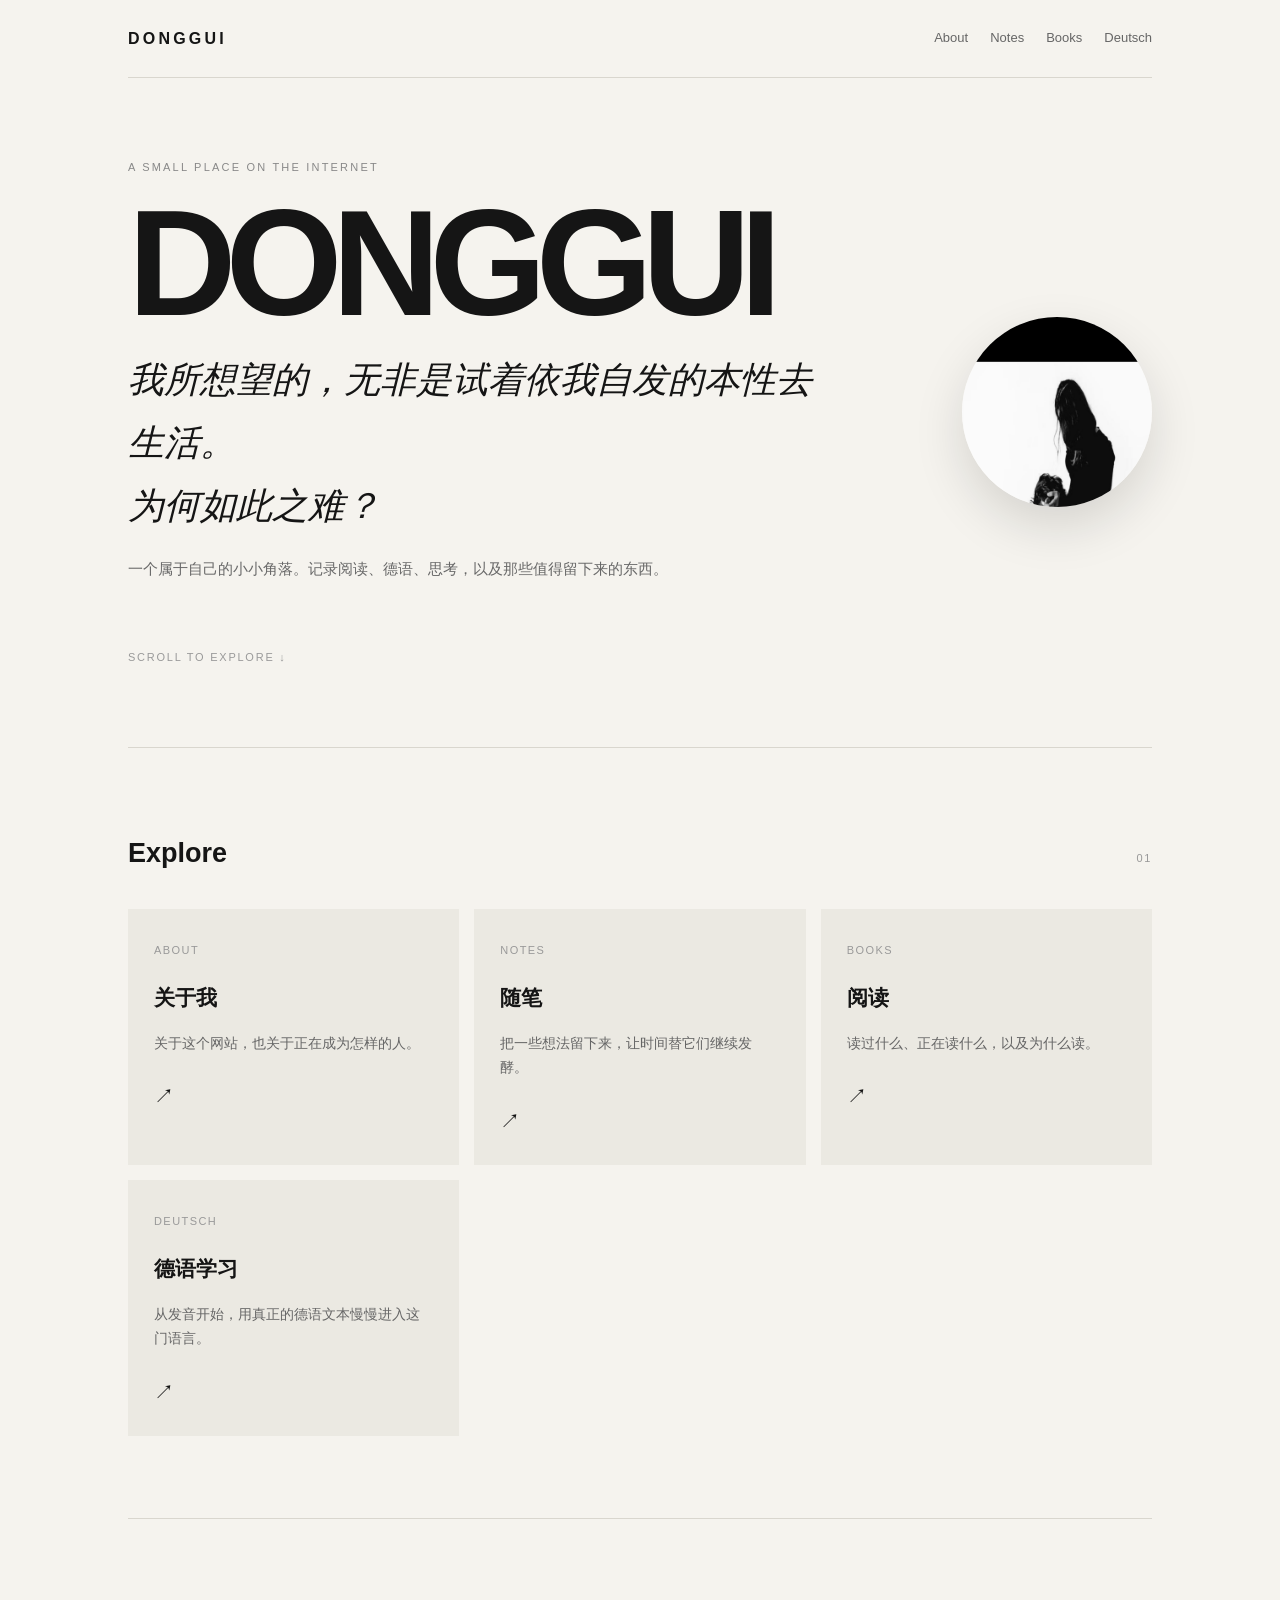
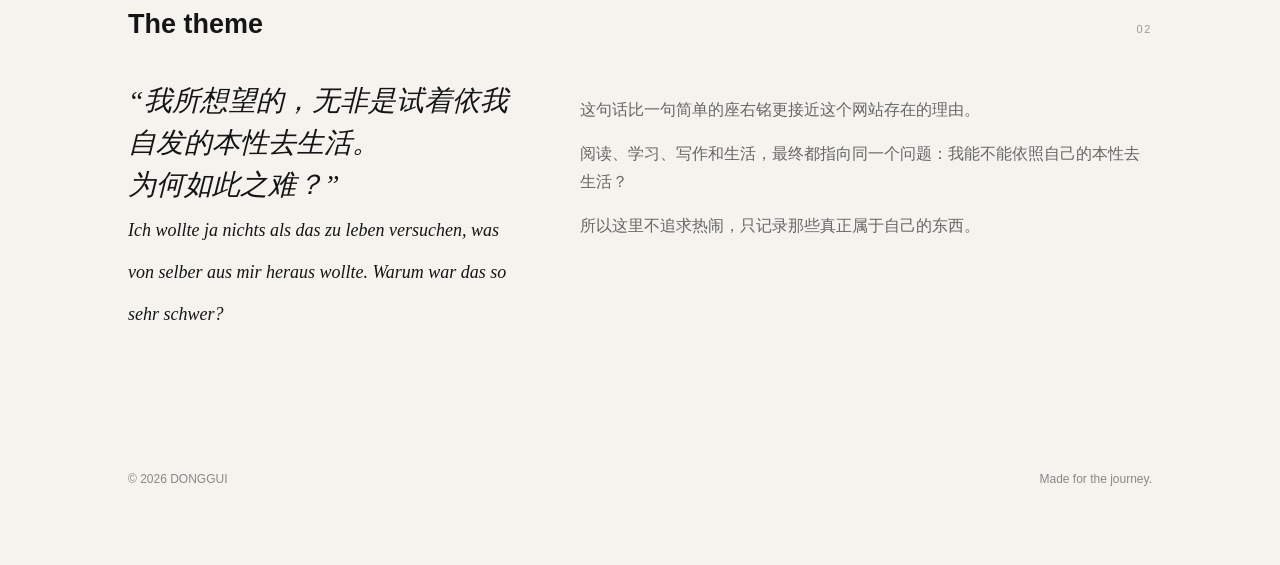
<file: index.html>
<!doctype html><html lang="zh-CN"><head><meta charset="utf-8"><link rel="icon" href="favicon.png"><meta name="viewport" content="width=device-width,initial-scale=1"><title>DONGGUI — You must find yourself.</title><link rel="stylesheet" href="style.css"><link rel="icon" type="image/png" href="favicon.png"></head><body><div class="wrap">
<header class="nav"><a class="brand" href="index.html">DONGGUI</a><nav class="navlinks"><a href="about.html">About</a><a href="notes.html">Notes</a><a href="books.html">Books</a><a href="deutsch.html">Deutsch</a></nav></header>
<main><section class="hero"><div><div class="eyebrow">A small place on the Internet</div><h1>DONGGUI</h1><div class="motto serif">我所想望的，无非是试着依我自发的本性去生活。<br>为何如此之难？</div><p>一个属于自己的小小角落。记录阅读、德语、思考，以及那些值得留下来的东西。</p><div class="scroll">SCROLL TO EXPLORE ↓</div></div><img class="avatar" src="avatar.png" alt="DONGGUI avatar"></section>
<section class="section"><div class="sectionhead"><div class="sectiontitle">Explore</div><div class="num">01</div></div><div class="cards"><a class="card" href="about.html"><small>ABOUT</small><h2>关于我</h2><p>关于这个网站，也关于正在成为怎样的人。</p><div class="arrow">↗</div></a><a class="card" href="notes.html"><small>NOTES</small><h2>随笔</h2><p>把一些想法留下来，让时间替它们继续发酵。</p><div class="arrow">↗</div></a><a class="card" href="books.html"><small>BOOKS</small><h2>阅读</h2><p>读过什么、正在读什么，以及为什么读。</p><div class="arrow">↗</div></a><a class="card" href="deutsch.html"><small>DEUTSCH</small><h2>德语学习</h2><p>从发音开始，用真正的德语文本慢慢进入这门语言。</p><div class="arrow">↗</div></a></div></section>
<section class="section"><div class="sectionhead"><div class="sectiontitle">The theme</div><div class="num">02</div></div><div class="theme"><blockquote>“我所想望的，无非是试着依我自发的本性去生活。<br>为何如此之难？”<br><span style="font-size:18px">Ich wollte ja nichts als das zu leben versuchen, was von selber aus mir heraus wollte. Warum war das so sehr schwer?</span></blockquote><div><p>这句话比一句简单的座右铭更接近这个网站存在的理由。</p><p>阅读、学习、写作和生活，最终都指向同一个问题：我能不能依照自己的本性去生活？</p><p>所以这里不追求热闹，只记录那些真正属于自己的东西。</p></div></div></section></main>
<footer class="footer"><div>© 2026 DONGGUI</div><div>Made for the journey.</div></footer></div></body></html>
</file>
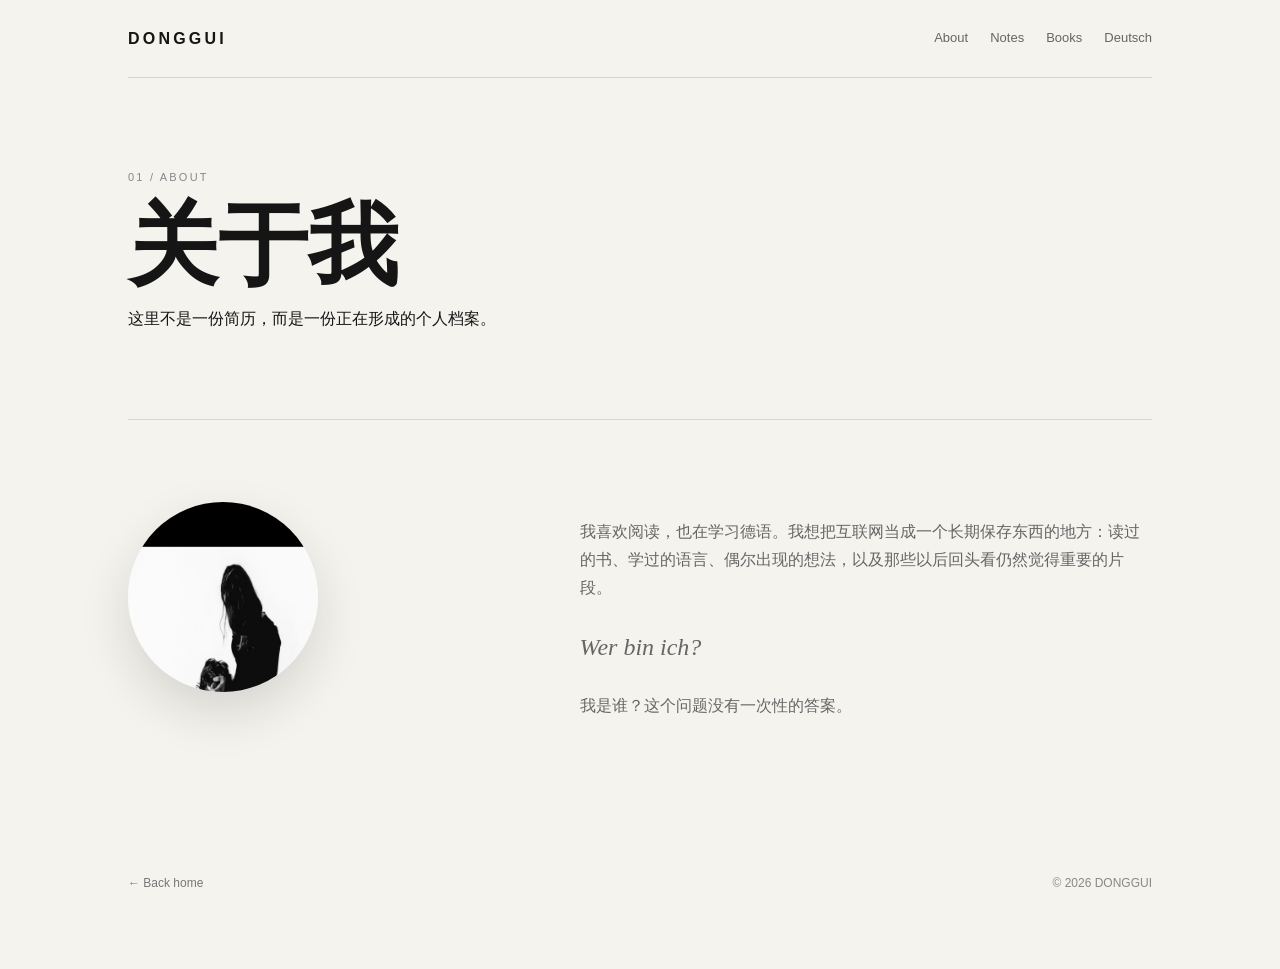
<file: about.html>
<!doctype html><html lang="zh-CN"><head><meta charset="utf-8"><link rel="icon" href="favicon.png"><meta name="viewport" content="width=device-width,initial-scale=1"><title>About — DONGGUI</title><link rel="stylesheet" href="style.css"><link rel="icon" type="image/png" href="favicon.png"></head><body><div class="wrap"><header class="nav"><a class="brand" href="index.html">DONGGUI</a><nav class="navlinks"><a href="about.html">About</a><a href="notes.html">Notes</a><a href="books.html">Books</a><a href="deutsch.html">Deutsch</a></nav></header><main><section class="pagehero"><div class="eyebrow">01 / About</div><h1>关于我</h1><p>这里不是一份简历，而是一份正在形成的个人档案。</p></section><section class="section"><div class="theme"><div><img class="avatar" src="avatar.png" alt="DONGGUI avatar" style="margin:0"></div><div><p>我喜欢阅读，也在学习德语。我想把互联网当成一个长期保存东西的地方：读过的书、学过的语言、偶尔出现的想法，以及那些以后回头看仍然觉得重要的片段。</p><p class="serif" style="font-size:24px">Wer bin ich?</p><p>我是谁？这个问题没有一次性的答案。</p></div></div></section></main><footer class="footer"><div><a class="back" href="index.html">← Back home</a></div><div>© 2026 DONGGUI</div></footer></div></body></html>
</file>
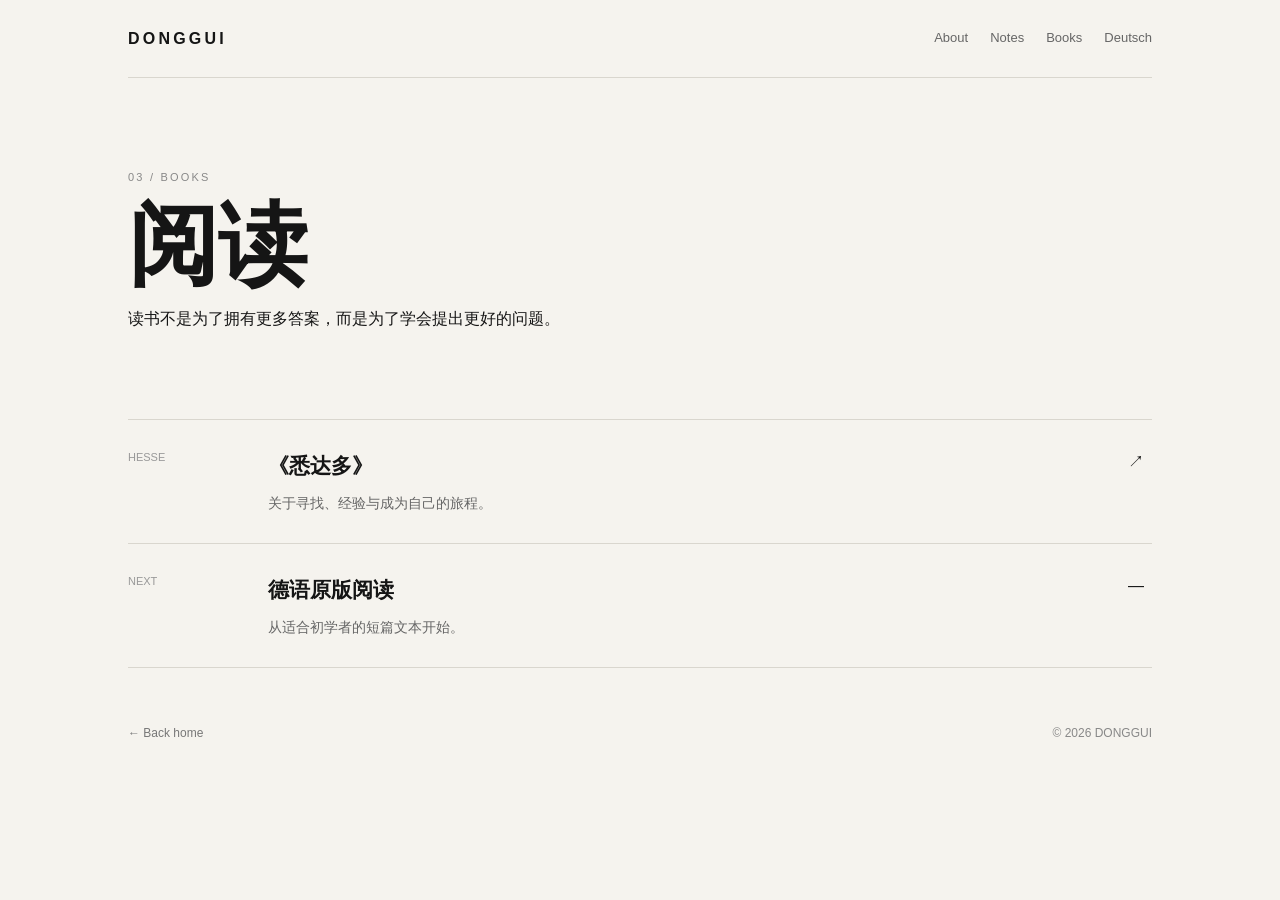
<file: books.html>
<!doctype html><html lang="zh-CN"><head><meta charset="utf-8"><link rel="icon" href="favicon.png"><meta name="viewport" content="width=device-width,initial-scale=1"><title>Books — DONGGUI</title><link rel="stylesheet" href="style.css"><link rel="icon" type="image/png" href="favicon.png"></head><body><div class="wrap"><header class="nav"><a class="brand" href="index.html">DONGGUI</a><nav class="navlinks"><a href="about.html">About</a><a href="notes.html">Notes</a><a href="books.html">Books</a><a href="deutsch.html">Deutsch</a></nav></header><main><section class="pagehero"><div class="eyebrow">03 / Books</div><h1>阅读</h1><p>读书不是为了拥有更多答案，而是为了学会提出更好的问题。</p></section><section class="list"><div class="item"><div class="date">HESSE</div><div><h2>《悉达多》</h2><p>关于寻找、经验与成为自己的旅程。</p></div><div>↗</div></div><div class="item"><div class="date">NEXT</div><div><h2>德语原版阅读</h2><p>从适合初学者的短篇文本开始。</p></div><div>—</div></div></section></main><footer class="footer"><div><a class="back" href="index.html">← Back home</a></div><div>© 2026 DONGGUI</div></footer></div></body></html>
</file>
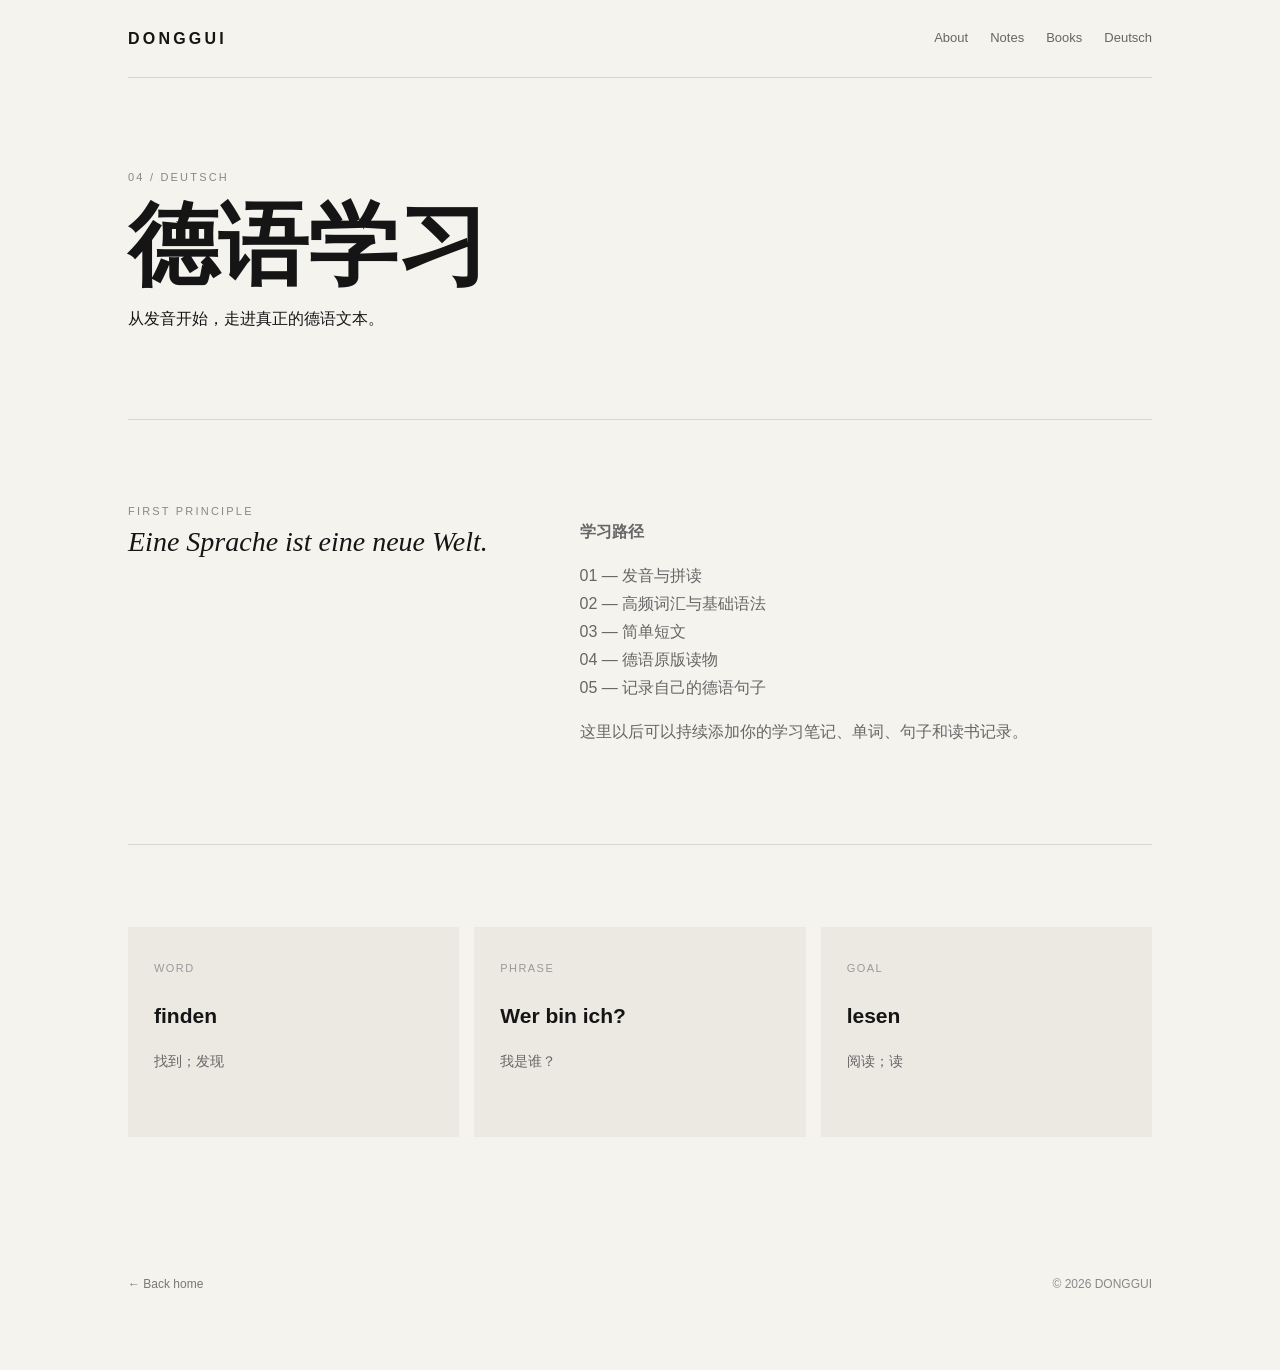
<file: deutsch.html>
<!doctype html><html lang="zh-CN"><head><meta charset="utf-8"><link rel="icon" href="favicon.png"><meta name="viewport" content="width=device-width,initial-scale=1"><title>Deutsch — DONGGUI</title><link rel="stylesheet" href="style.css"><link rel="icon" type="image/png" href="favicon.png"></head><body><div class="wrap"><header class="nav"><a class="brand" href="index.html">DONGGUI</a><nav class="navlinks"><a href="about.html">About</a><a href="notes.html">Notes</a><a href="books.html">Books</a><a href="deutsch.html">Deutsch</a></nav></header><main><section class="pagehero"><div class="eyebrow">04 / Deutsch</div><h1>德语学习</h1><p>从发音开始，走进真正的德语文本。</p></section><section class="section"><div class="theme"><div><div class="eyebrow">FIRST PRINCIPLE</div><blockquote>Eine Sprache ist eine neue Welt.</blockquote></div><div><p><strong>学习路径</strong></p><p>01 — 发音与拼读<br>02 — 高频词汇与基础语法<br>03 — 简单短文<br>04 — 德语原版读物<br>05 — 记录自己的德语句子</p><p>这里以后可以持续添加你的学习笔记、单词、句子和读书记录。</p></div></div></section><section class="section"><div class="cards"><div class="card"><small>WORD</small><h2>finden</h2><p>找到；发现</p></div><div class="card"><small>PHRASE</small><h2>Wer bin ich?</h2><p>我是谁？</p></div><div class="card"><small>GOAL</small><h2>lesen</h2><p>阅读；读</p></div></div></section></main><footer class="footer"><div><a class="back" href="index.html">← Back home</a></div><div>© 2026 DONGGUI</div></footer></div></body></html>
</file>
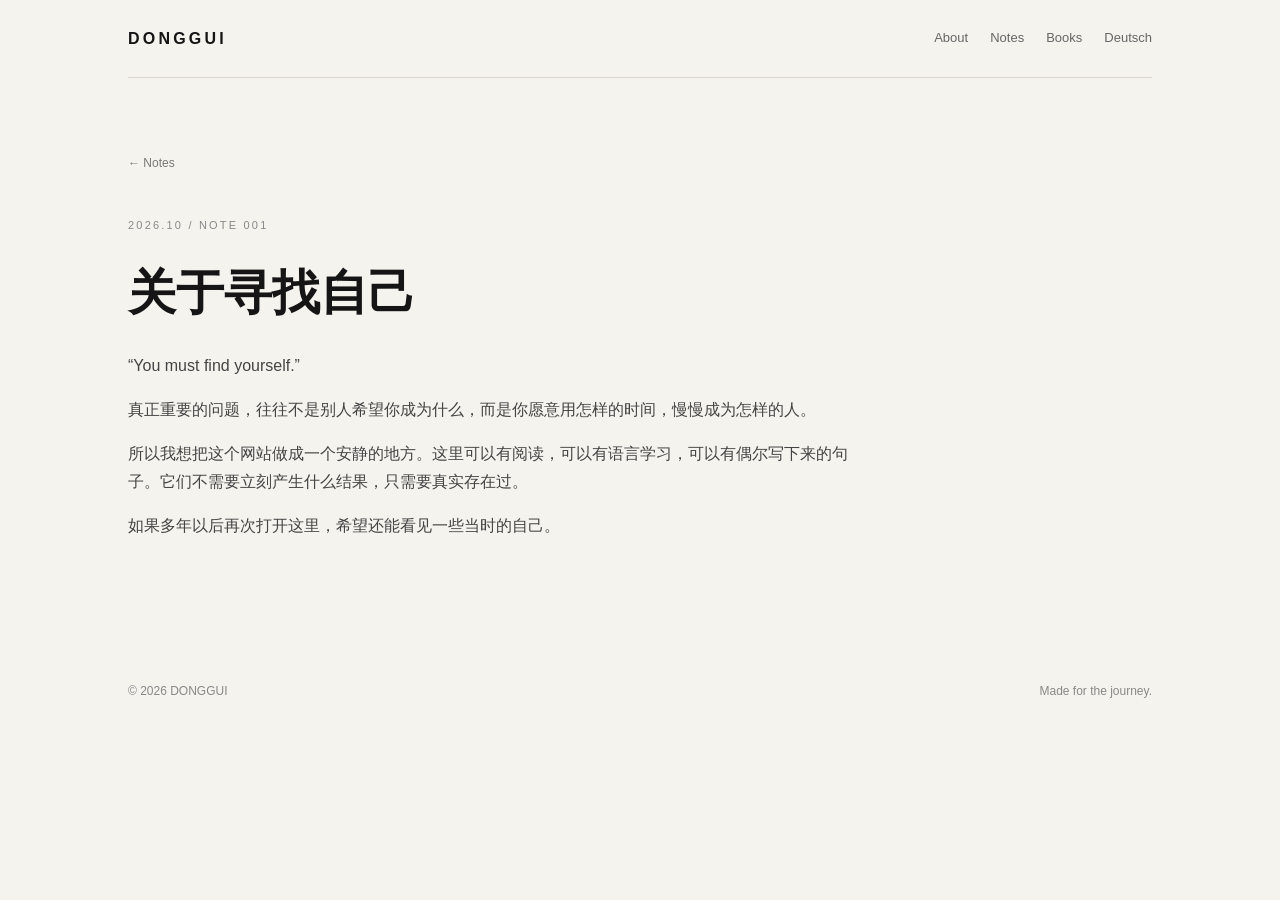
<file: note-001.html>
<!doctype html><html lang="zh-CN"><head><meta charset="utf-8"><link rel="icon" href="favicon.png"><meta name="viewport" content="width=device-width,initial-scale=1"><title>关于寻找自己 — DONGGUI</title><link rel="stylesheet" href="style.css"><link rel="icon" type="image/png" href="favicon.png"></head><body><div class="wrap"><header class="nav"><a class="brand" href="index.html">DONGGUI</a><nav class="navlinks"><a href="about.html">About</a><a href="notes.html">Notes</a><a href="books.html">Books</a><a href="deutsch.html">Deutsch</a></nav></header><main class="article"><a class="back" href="notes.html">← Notes</a><div class="eyebrow" style="margin-top:40px">2026.10 / NOTE 001</div><h1>关于寻找自己</h1><p>“You must find yourself.”</p><p>真正重要的问题，往往不是别人希望你成为什么，而是你愿意用怎样的时间，慢慢成为怎样的人。</p><p>所以我想把这个网站做成一个安静的地方。这里可以有阅读，可以有语言学习，可以有偶尔写下来的句子。它们不需要立刻产生什么结果，只需要真实存在过。</p><p>如果多年以后再次打开这里，希望还能看见一些当时的自己。</p></main><footer class="footer"><div>© 2026 DONGGUI</div><div>Made for the journey.</div></footer></div></body></html>
</file>
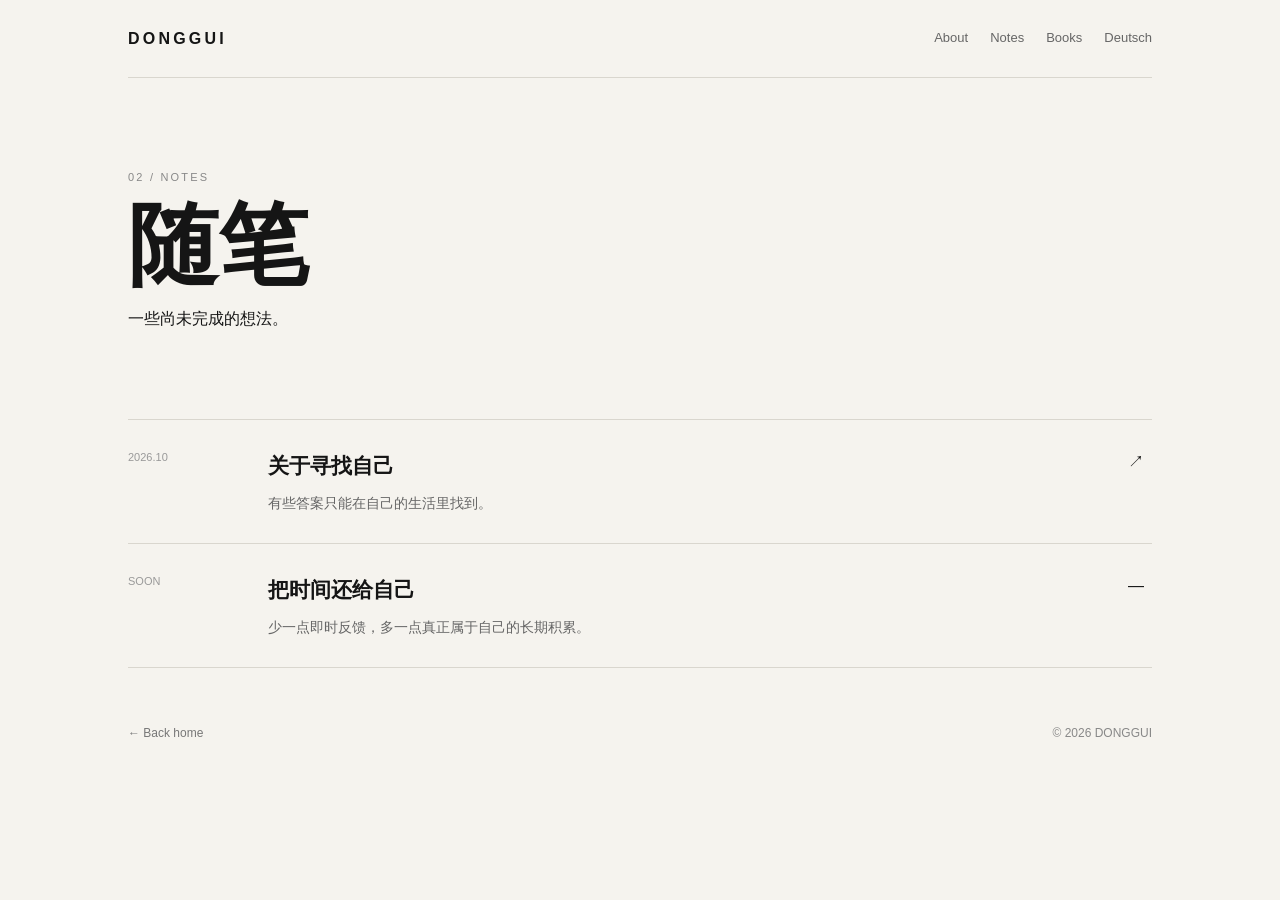
<file: notes.html>
<!doctype html><html lang="zh-CN"><head><meta charset="utf-8"><link rel="icon" href="favicon.png"><meta name="viewport" content="width=device-width,initial-scale=1"><title>Notes — DONGGUI</title><link rel="stylesheet" href="style.css"><link rel="icon" type="image/png" href="favicon.png"></head><body><div class="wrap"><header class="nav"><a class="brand" href="index.html">DONGGUI</a><nav class="navlinks"><a href="about.html">About</a><a href="notes.html">Notes</a><a href="books.html">Books</a><a href="deutsch.html">Deutsch</a></nav></header><main><section class="pagehero"><div class="eyebrow">02 / Notes</div><h1>随笔</h1><p>一些尚未完成的想法。</p></section><section class="list"><a class="item" href="note-001.html"><div class="date">2026.10</div><div><h2>关于寻找自己</h2><p>有些答案只能在自己的生活里找到。</p></div><div>↗</div></a><div class="item"><div class="date">SOON</div><div><h2>把时间还给自己</h2><p>少一点即时反馈，多一点真正属于自己的长期积累。</p></div><div>—</div></div></section></main><footer class="footer"><div><a class="back" href="index.html">← Back home</a></div><div>© 2026 DONGGUI</div></footer></div></body></html>
</file>
<file: style.css>
*{box-sizing:border-box}html{scroll-behavior:smooth}body{margin:0;background:#f5f3ee;color:#151515;font-family:-apple-system,BlinkMacSystemFont,"Helvetica Neue","PingFang SC","Microsoft YaHei",sans-serif;line-height:1.75}a{color:inherit;text-decoration:none}.wrap{max-width:1080px;margin:auto;padding:0 28px}.nav{height:78px;display:flex;align-items:center;justify-content:space-between;border-bottom:1px solid #d9d6ce}.brand{font-weight:750;letter-spacing:.2em}.navlinks{display:flex;gap:22px;font-size:13px;color:#666}.navlinks a:hover{color:#111}.hero{min-height:650px;display:grid;grid-template-columns:1.45fr .55fr;align-items:center;gap:60px;padding:80px 0}.eyebrow{font-size:11px;letter-spacing:.2em;text-transform:uppercase;color:#888}.hero h1{font-size:clamp(68px,12vw,150px);line-height:.88;letter-spacing:-.07em;margin:20px 0}.serif{font-family:Georgia,"Times New Roman",serif;font-style:italic}.hero .motto{font-size:clamp(24px,3.2vw,36px);margin-bottom:18px}.hero p{max-width:620px;color:#686868;font-size:15px}.avatar{width:190px;height:190px;border-radius:50%;object-fit:cover;display:block;margin-left:auto;box-shadow:0 20px 50px #0002;filter:grayscale(100%)}.scroll{margin-top:65px;font-size:11px;letter-spacing:.16em;color:#999}.section{padding:82px 0;border-top:1px solid #d9d6ce}.sectionhead{display:flex;justify-content:space-between;align-items:baseline;margin-bottom:32px}.sectiontitle{font-size:27px;font-weight:700}.num{font-size:11px;color:#999;letter-spacing:.15em}.cards{display:grid;grid-template-columns:repeat(3,1fr);gap:15px}.card{background:#ebe9e2;padding:26px;min-height:210px;transition:.2s}.card:hover{transform:translateY(-4px);background:#e5e2da}.card small{font-size:11px;color:#999;letter-spacing:.13em}.card h2{font-size:21px;margin:17px 0 8px}.card p{font-size:14px;color:#666}.arrow{font-size:20px;margin-top:24px}.theme{display:grid;grid-template-columns:.8fr 1.2fr;gap:70px}.theme blockquote{margin:0;font:italic 28px/1.5 Georgia,"Times New Roman",serif}.theme p{color:#666}.footer{padding:55px 0 75px;color:#888;font-size:12px;display:flex;justify-content:space-between}.pagehero{padding:90px 0 70px}.pagehero h1{font-size:clamp(52px,9vw,90px);line-height:.95;margin:16px 0}.list{border-top:1px solid #d9d6ce}.item{padding:28px 0;border-bottom:1px solid #d9d6ce;display:grid;grid-template-columns:120px 1fr 24px;gap:20px}.date{font-size:11px;color:#999}.item h2{margin:0 0 6px;font-size:21px}.item p{margin:0;color:#666;font-size:14px}.article{max-width:720px;padding:70px 0}.article h1{font-size:48px;line-height:1.1}.article p{font-size:16px;color:#444}.back{font-size:12px;color:#777}@media(max-width:700px){.wrap{padding:0 19px}.nav{height:68px}.navlinks{gap:12px}.navlinks a:nth-child(n+4){display:none}.hero{min-height:auto;grid-template-columns:1fr;padding:75px 0 85px}.avatar{margin:20px 0 0;width:130px;height:130px}.cards{grid-template-columns:1fr}.theme{grid-template-columns:1fr;gap:28px}.section{padding:58px 0}.item{grid-template-columns:70px 1fr 18px}.footer{display:block}.footer div+div{margin-top:8px}}
</file>
